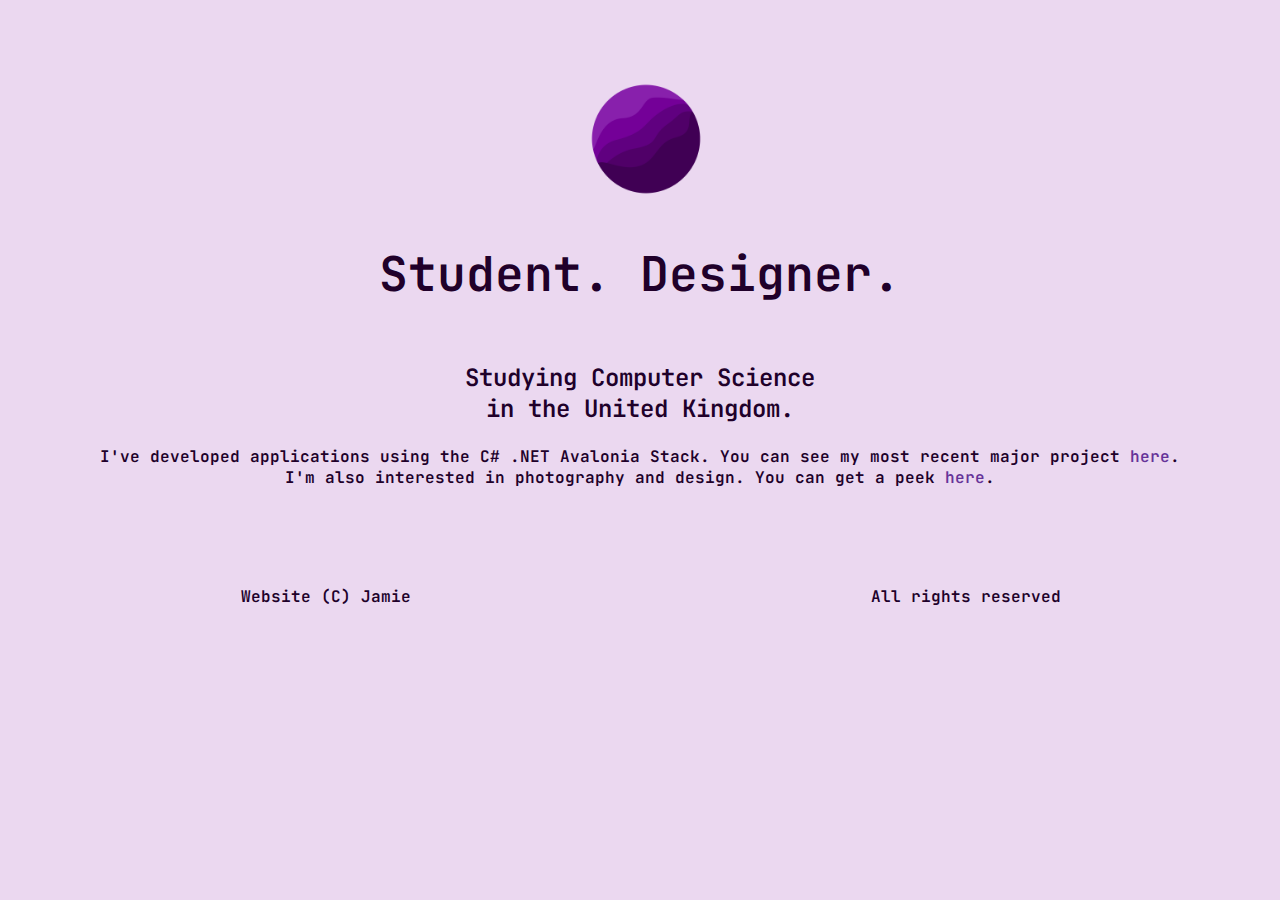
<file: index.html>
<!DOCTYPE html>

<html lang="en">
	<head>
		<link rel="stylesheet" href="Stylesheet.css">
		<title>About Jamie</title>
		<meta name="viewport" content="width=device-width, initial-scale=1.0">
		<link rel="icon" type="image/x-icon" href="images/favicon.png">

		<!-- Get required fonts (Lato) from Google Fonts.
			Lato is licenced under the SIL Open Font Licence
			and was designed by Łukasz Dziedzic https://openfontlicense.org/-->

		<link rel="preconnect" href="https://fonts.googleapis.com"> <!-- FONTS -->
		<link rel="preconnect" href="https://fonts.gstatic.com" crossorigin>
		<link href="https://fonts.googleapis.com/css2?family=Lato:ital,wght@0,100;0,300;0,400;0,700;0,900;1,100;1,300;1,400;1,700;1,900&display=swap" rel="stylesheet">
		<link href="https://fonts.googleapis.com/css2?family=JetBrains+Mono:ital,wght@0,100..800;1,100..800&display=swap" rel="stylesheet">
	</head>
	<body style="width: 100%;">
	<div>
		<div style="width: auto; margin-top: 5%; margin-bottom: 5%; flex: 1;">
			<div class="flex-container">
				<div class = "flex-child">
					<img src="images/Icon.png" class= "icon" alt="Purple Ball Icon">
				</div>
			</div>

			<h1 style="margin-top: 2%; margin-bottom: 0%; min-height: 100px " class="monospace" id="pagetitle">
				Student. Designer. Developer.
			</h1>

			<div>
				<h2 class="monospace">
					Studying Computer Science <br>
					in the United Kingdom.
				</h2>

				<h4 class="monospace">
					I've developed applications using the C# .NET Avalonia Stack. You can see my most recent major project <a style="font-size: medium; color: rebeccapurple" class="monospace" href="collegeplanner.html">here</a>.
					<br>I'm also interested in photography and design. You can get a peek <a style="font-size: medium; color: rebeccapurple" class="monospace" href="artprojects.html">here</a>.
				</h4>
			</div>
		</div>

			<!-- MORE STUFF GOES HERE-->

		<footer>
			<footer>
				<div class = "flex-container">
					<div class = "flex-child">
						<h4 class="monospace">
							Website (C) Jamie
						</h4>
					</div>

					<div class = "flex-child">
						<h4 class="monospace">
							All rights reserved
						</h4>
					</div>
				</div>
			</footer>
		</footer>
	</div>
	<!--
		<nav id = "navbar">
			<div class = "flex-container">
				<div class ="flex-child">
					<a href = "">
						<img  alt="Jamie Logo" class="headerIcon" src="images/longIcon.png">
					</a>

				</div>

				<div class = "flex-child">
					<- THIS DIV SHOULD BE EMPTY->
				</div>

				<div class = "flex-child">
					<button class="buttonTemplate"onclick="goToTop()" id="toTopButton" title="Back to top"> Back to top.</button>
				</div>
			</div>
		</nav>
	-->



		<script src="scripts/main.js"></script>

	</body>
</html>
</file>
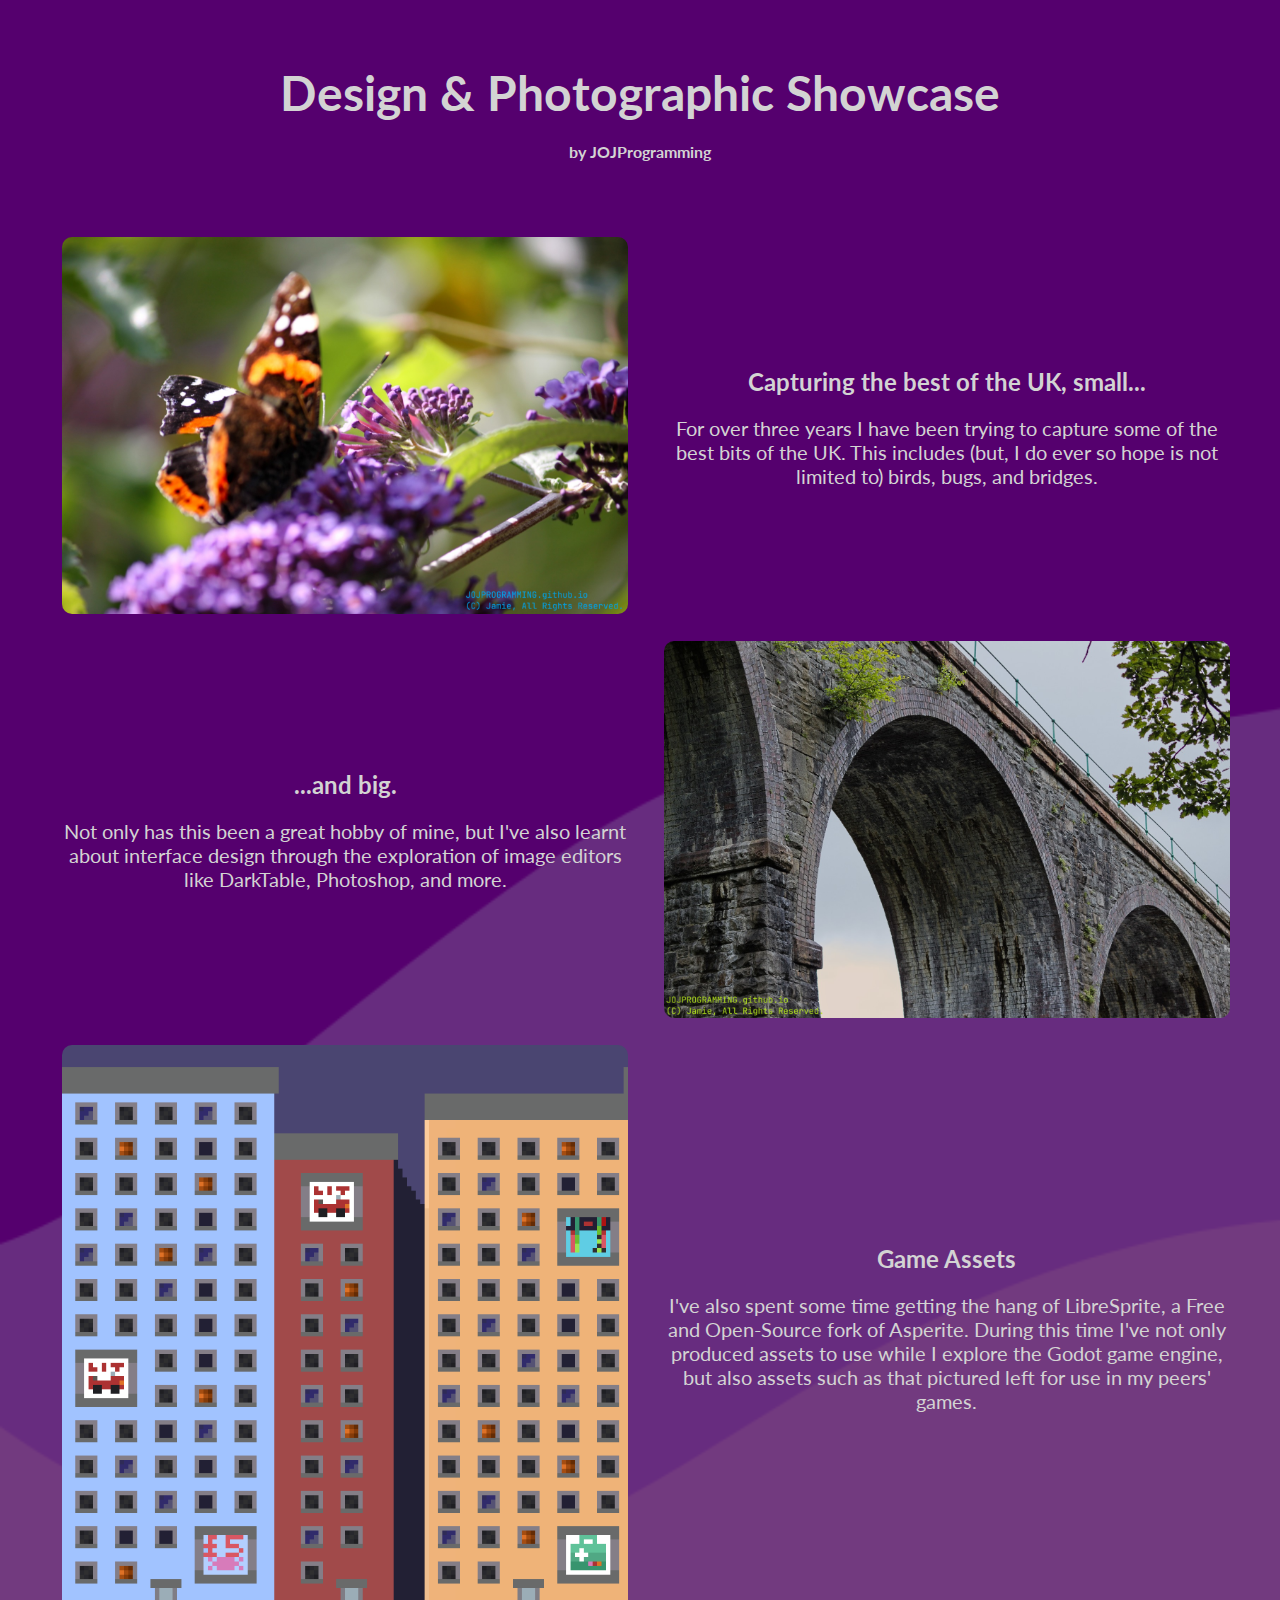
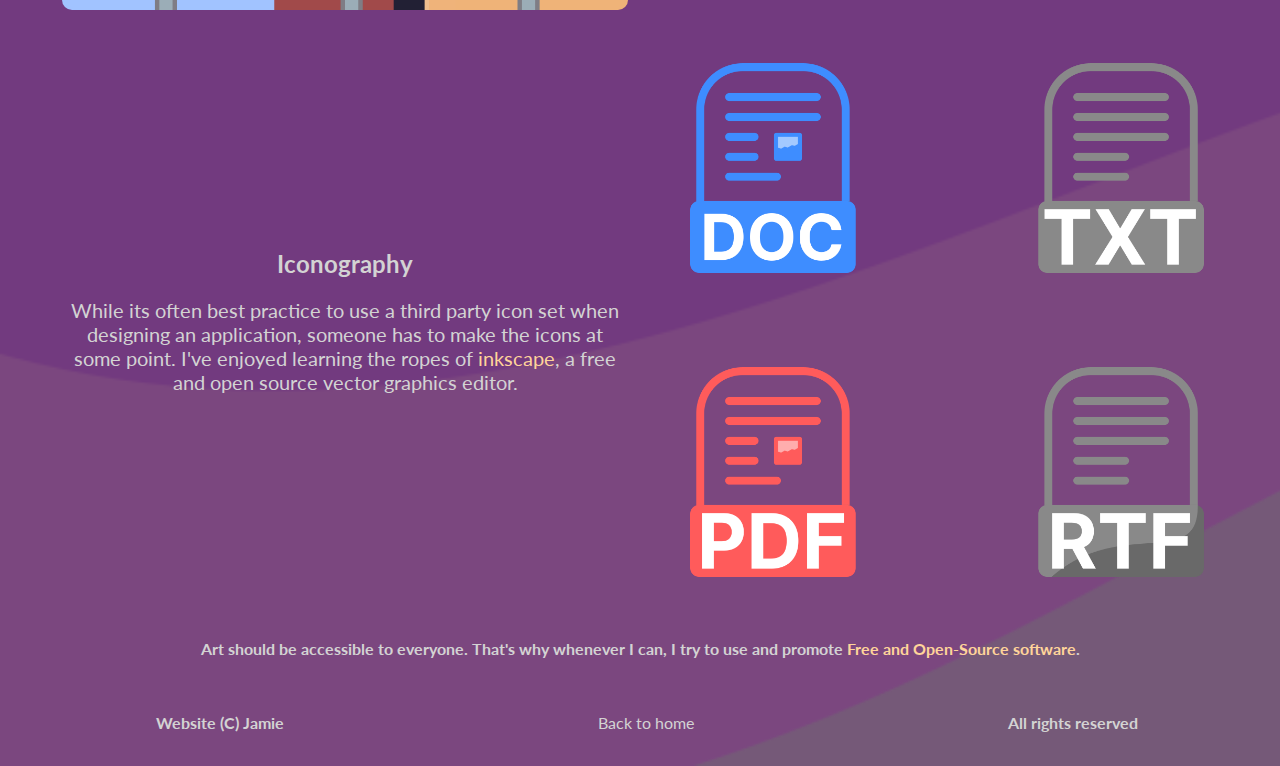
<file: artprojects.html>
<!DOCTYPE html>
<html lang="en" style="min-height:100%;

    background: url(images/back.png) rgba(0, 0, 0, 0.5);
    background-size: cover;
    background-blend-mode: multiply;">

    <head>
        <link rel="stylesheet" href="StylesheetDark.css">
        <title>Arty / Photographic | Demonstration</title>
        <meta name="viewport" content="width=device-width, initial-scale=1.0">
        <link rel="icon" type="image/x-icon" href="images/favicon.png">

        <!-- Get required fonts (Lato) from Google Fonts.
            Lato is licenced under the SIL Open Font Licence
            and was designed by Łukasz Dziedzic https://openfontlicense.org/-->

        <link rel="preconnect" href="https://fonts.googleapis.com"> <!-- FONTS -->
        <link rel="preconnect" href="https://fonts.gstatic.com" crossorigin>
        <link href="https://fonts.googleapis.com/css2?family=Lato:ital,wght@0,100;0,300;0,400;0,700;0,900;1,100;1,300;1,400;1,700;1,900&display=swap" rel="stylesheet">
        <link href="https://fonts.googleapis.com/css2?family=JetBrains+Mono:ital,wght@0,100..800;1,100..800&display=swap" rel="stylesheet">
    </head>
    <body>
	<div style="margin: 5%">
		<h1  style="margin: 0; padding: 0;">Design & Photographic Showcase</h1>
		<h4 >by JOJProgramming</h4>
	</div>
		<div class="flex-container" style="margin-left:3%; margin-right:3%">
			<div class="flex-child">
				<img src="images/photosample1.png" class="rounded">
			</div>
			<div class="flex-child">
				<h2>Capturing the best of the UK, small...</h2>
				<p>For over three years I have been trying to capture some of the best bits of the UK. This includes (but, I do ever so hope is not limited to) birds, bugs, and bridges.</p>
			</div>
		</div>
		<div class="flex-container" style="margin-left:3%; margin-right:3%">

			<div class="flex-child">
				<h2 >...and big.</h2>
				<p>Not only has this been a great hobby of mine, but I've also learnt about interface design through the exploration of image editors like DarkTable, Photoshop, and more.</p>
			</div>
			<div class="flex-child">
				<img src="images/photographicsample2.png" class="rounded">
			</div>
		</div>
		<div class="flex-container" style="margin-left:3%; margin-right:3%">
			<div class="flex-child">
				<img src="images/gameasset.png" style="max-height: 70vh" class="rounded">
			</div>
			<div class="flex-child">
				<h2 >Game Assets</h2>
				<p>I've also spent some time getting the hang of LibreSprite, a Free and Open-Source fork of Asperite. During this time I've not only produced assets to use while I explore the Godot game engine, but also assets such as that pictured left for use in my peers' games.</p>
			</div>
		</div>
		<div class="flex-container" style="margin-left:3%; margin-right:3%">
			<div class="flex-child">
				<h2>Iconography</h2>
				<p>While its often best practice to use a third party icon set when designing an application, someone has to make the icons at some point.
					I've enjoyed learning the ropes of <a href="https://www.inkscape.org" style="font-size: 100%; color: #ffd49a">inkscape</a>,
					a free and open source vector graphics editor.
				</p>
			</div>
			<div class="flex-child">
				<img src="images/four.png" style="max-height: 70vh" class="rounded">
			</div>
		</div>

		<h4>
			Art should be accessible to everyone. That's why whenever I can, I try to use and promote <a href="https://en.wikipedia.org/wiki/Free_and_open-source_software" style="font-size: 100%; color: #ffd49a">Free and Open-Source software</a>.
		</h4>

		<footer>
			<footer>
				<div class = "flex-container">
					<div class = "flex-child">
						<h4 >
							Website (C) Jamie
						</h4>
					</div>
					<div class = "flex-child">
						<a style="font-size: medium"  href="index.html">
							Back to home
						</a>
					</div>
					<div class = "flex-child">
						<h4 >
							All rights reserved
						</h4>
					</div>
				</div>
			</footer>
		</footer>
    </body>
</html>
</file>
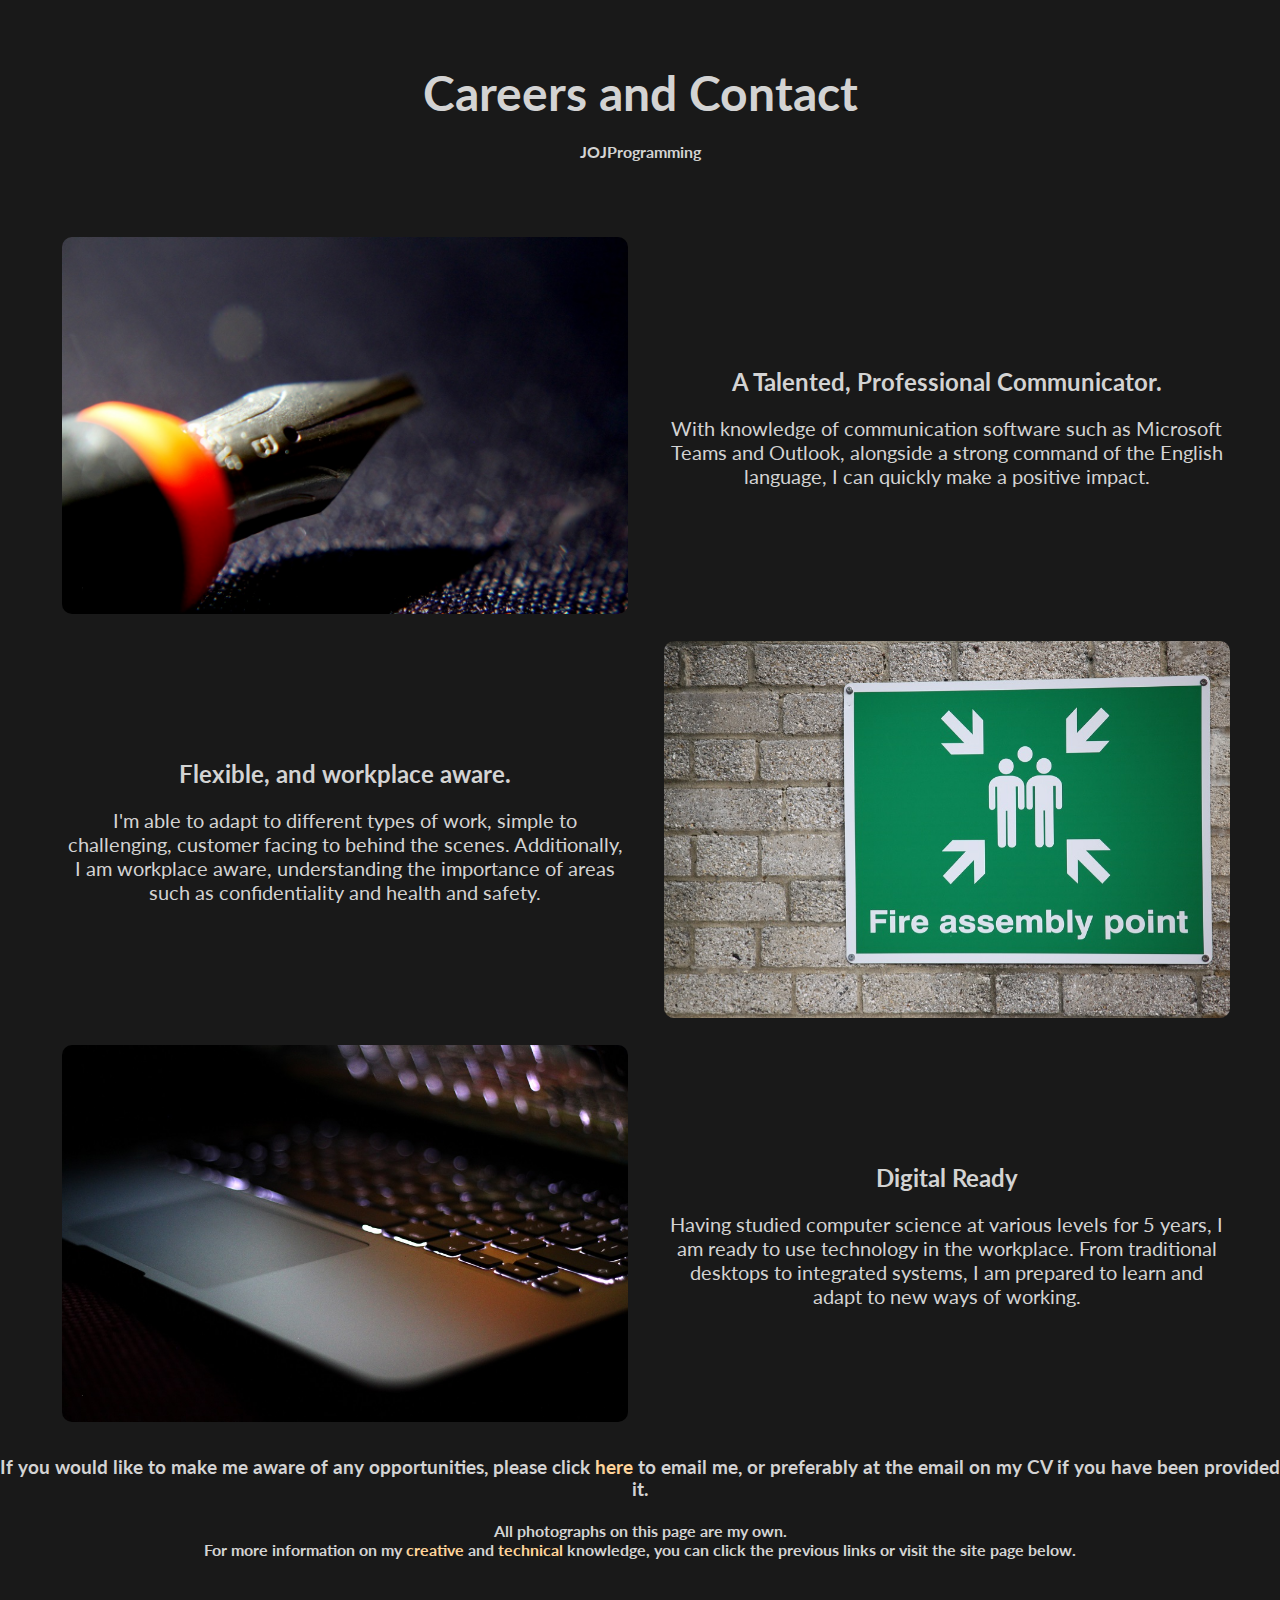
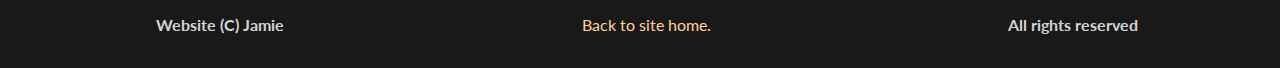
<file: careers.html>
<!DOCTYPE html>
<html lang="en" style="min-height:100%;

    background: rgba(0, 0, 0, 0.9);
    background-size: cover;
    background-blend-mode: multiply;">

    <head>
        <link rel="stylesheet" href="StylesheetDark.css">
        <title>Careers & Contact | JOJProgramming</title>
        <meta name="viewport" content="width=device-width, initial-scale=1.0">
        <link rel="icon" type="image/x-icon" href="images/favicon.png">

        <!-- Get required fonts (Lato) from Google Fonts.
            Lato is licenced under the SIL Open Font Licence
            and was designed by Łukasz Dziedzic https://openfontlicense.org/-->

        <link rel="preconnect" href="https://fonts.googleapis.com"> <!-- FONTS -->
        <link rel="preconnect" href="https://fonts.gstatic.com" crossorigin>
        <link href="https://fonts.googleapis.com/css2?family=Lato:ital,wght@0,100;0,300;0,400;0,700;0,900;1,100;1,300;1,400;1,700;1,900&display=swap" rel="stylesheet">
        <link href="https://fonts.googleapis.com/css2?family=JetBrains+Mono:ital,wght@0,100..800;1,100..800&display=swap" rel="stylesheet">
    </head>
    <body>
	<div style="margin: 5%">
		<h1  style="margin: 0; padding: 0;">Careers and Contact</h1>
		<h4 >JOJProgramming</h4>
	</div>
		<div class="flex-container" style="margin-left:3%; margin-right:3%">
			<div class="flex-child">
				<img src="images/fountainpen.jpg" class="rounded">
			</div>
			<div class="flex-child">
				<h2>A Talented, Professional Communicator.</h2>
				<p>With knowledge of communication software such as Microsoft Teams and Outlook,
					alongside a strong command of the English language, I can quickly make a positive impact.</p>
			</div>
		</div>
		<div class="flex-container" style="margin-left:3%; margin-right:3%">

			<div class="flex-child">
				<h2 >Flexible, and workplace aware.</h2>
				<p>I'm able to adapt to different types of work, simple to challenging,
				customer facing to behind the scenes. Additionally, I am workplace aware,
				understanding the importance of areas such as confidentiality and health and safety. </p>
			</div>
			<div class="flex-child">
				<img src="images/firesafety.JPG" class="rounded">
			</div>
		</div>
		<div class="flex-container" style="margin-left:3%; margin-right:3%">
			<div class="flex-child">
				<img src="images/macbook.jpg" style="max-height: 70vh" class="rounded">
			</div>
			<div class="flex-child">
				<h2 >Digital Ready</h2>
				<p>Having studied computer science at various levels for 5 years, I am ready
				to use technology in the workplace. From traditional desktops to integrated
				systems, I am prepared to learn and adapt to new ways of working.</p>
			</div>
		</div>


		<h3>
			If you would like to make me aware of any opportunities,
			please click <a href="mailto:jobs.jojprogramming.pushcart377@passinbox.com" style="font-size: 100%; color: #ffd49a">here </a> to email me,
			or preferably at the email on my CV if you have been provided it.
		</h3>
		<h4>
		 All photographs on this page are my own. <br>
			For more information on my <a style="font-size: medium; color: #ffd49a"  href="artprojects.html">creative</a>
			and <a style="font-size: medium; color: #ffd49a"  href="collegeplanner.html">technical</a> knowledge,
			you can click the previous links or visit the site page below.
		</a>
		</h4>

		<footer>
			<footer>
				<div class = "flex-container">
					<div class = "flex-child">
						<h4 >
							Website (C) Jamie
						</h4>
					</div>
					<div class = "flex-child">
						<a style="font-size: medium; color: #ffd49a"  href="index.html">
							Back to site home.
						</a>
					</div>
					<div class = "flex-child">
						<h4 >
							All rights reserved
						</h4>
					</div>
				</div>
			</footer>
		</footer>
    </body>
</html>
</file>
<file: Stylesheet.css>
/* Page Formating */

html {
  scroll-behavior: smooth;
  padding: 0%;
  margin: 0%;


  background-color: #ebd8f0;
  background-size:cover;
  background-position: center;
  background-attachment:fixed;
}

* {
  font-family: "Lato", sans-serif;
  overflow-x:clip;
  text-align: center;
  max-width: 100%;

  word-wrap: break-word;
  word-break: break-word;
  /*color: #000b18;*/
}

.monospace {
  font-family: "JetBrains Mono", monospace;
  font-optical-sizing: auto;
  font-weight: 600;
  font-style: normal;
}

body{

    padding: 0%;
    margin: 0%;

    color:#20002a;
}
/* Text Formatting */

h1{
    text-align: center;
    font-weight: bold;
    width:100%;
  font-size:3em;
    display: inline-block;
}

p {
  font-size: 125%;
}


a {
  color: inherit; /* blue colors for links too */
  text-decoration: inherit; /* no underline */
  font-size: larger;
}

nav {
  position: sticky; 
  top: 0px; 
  background-color: #c268e3da; 
  z-index: 100; 
  min-width: 100%;
  
  opacity: 0;
}


.pad {
  padding:3%
}

.padSevere {
  padding:10%
}

.headerIcon {
    width: auto;
    height: auto;
    max-width: 35%;
    align-self: center;
}

.headerLink {
  font-size: 120%;
}


/* Other Formating */

.buttonTemplate {
  background-color:#20002a;
  border-color: #f5d3ff;
  border-width:auto;
  border-radius: 10px 10px;
  padding:2%;

  transition: 200ms;

  font-family: "Lato", sans-serif;
  font-weight: bold;
  color: #EBF2F9;
}

.buttonTemplateSmaller {
  background-color:#20002a;
  border-color: #20002a;
  border-width:auto;
  border-radius: 50% 50%;
  padding:0.2%;

  transition: 200ms;

  font-family: "Lato", sans-serif;
  font-weight: bold;
  color: #EBF2F9;
}

.rounded{
  border-radius: 10px;
}

.buttonTemplateLighter {
  background-color:#066aab;
  border-color: #EBF2F9;
  border-width:auto;
  border-radius: 10px 10px;
  padding:1%;

  transition: 200ms;

  font-family: "Lato", sans-serif;
  font-weight:bolder;
  color: #EBF2F9;
}

.buttonTemplate:hover{
  background-color:#510069;
}

.buttonTemplateLighter:hover{
  background-color:#510069;
}

.flex-container {
  display: flex;
  flex-wrap: wrap;

  align-items:center;
  margin-left:0%;
  flex-direction:row;
}

.small{
  width:60%;
  align-self: center;
}

.icon{
  max-width: 10%;
}

.curvy{
  border-radius: 25px 25px;
}

.restricted40{
  max-width: 40%;
  justify-self: center;
  align-self: center;
}

.restricted40r{
  max-width: 40%;
  justify-self: center;
  align-self: center;
  margin-left: 60%;
}

@media (max-width: 800px) {
  .flex-container {
    flex-direction: column;
    align-items: center;
  }

  .small{
    width:80%;
  }

  .icon{
    max-width: 30%;
  }

  .flex-child {
    margin-left:0%;
  }  

  .flex-container-small {
    flex-direction: column;
  }

  .restricted40{
    max-width: 100%;
  }
  .restricted40r{
    max-width: 100%;
    margin-left: 0px;
  }

  div.centerBlue {
    padding:2%;
    margin-top:10%;
    max-width: 100%;
  }
}

.flex-container-small {
  display: flex;
  flex-wrap: wrap;
  align-self: center;
  

  align-items:start;
  flex-direction: row;
  width: 80%;
  margin:auto;
}

.flex-child {
  margin-left:1%;
  justify-content: left;
  flex:1;
  flex-grow: 1;
  padding:1%;
  width:100%;
}  

div.centerBlue {
  background-color: #20002a;
  border-radius: 40px 40px;
  position: relative;

  padding:5%;

  color:#EBF2F9;

  
  max-width: 100%;

  margin-top:5%;
  margin-bottom: 5%;
  margin-left: 10%;
  margin-right: 10%;

  z-index: 1;
}

div.centerBlueSmall {
  background-color: #20002a;
  border-radius: 40px 40px;
  position: relative;

  padding:5%;

  color:#EBF2F9;

  height: auto; 
  max-width: 30%; 

  margin:auto; 
  margin-top: 5%;
  margin-bottom: 5%; 
}

div.centerBlueGrad {
  background-color: #20002a;
  border-radius: 40px 40px;
  position: relative;

  padding:5%;

  height: fit-content; 
  max-width: 30%; 

  margin:auto; 
  margin-top: 5%;
  margin-bottom: 5%; 

  background-image: linear-gradient(35deg, #9b959d, #20002a);
  background-size: 650% 100%;
  transition: 1s;
}

div.centerBlueGrad:hover {
  background-position: 100% center;
  color: white;
}

div.centerBlueGradWide {
  background-color: #20002a;
  border-radius: 40px 40px;
  position: relative;

  padding:5%;

  height: fit-content; 
  width: 70%; 

  margin:auto; 
  margin-top: 5%;
  margin-bottom: 5%; 

  background-image: linear-gradient(35deg, #9b959d, #20002a);
  background-size: 650% 100%;
  transition: 2s;
}

div.centerBlueGradWide:hover {
  background-position: 100% center;
  color: white;
}

.hoverEffect{
  transition: 0.5s;
  border-radius: 20px 20px;
}

.hoverEffect:hover {
  background-color: #20002a;

}

.hoverEffectGrad{
  background-image: linear-gradient(35deg, #20002a, #9b959d);
  color:#EBF2F9;
  background-size: 650% 100%;
  transition: 1.5s;
}

.hoverEffectGrad:hover{
  background-position: 100% center;
  color: #002249;
}

.hoverEffectPale{
  transition: 0.8s;
  border-radius: 20px 20px;
}

.hoverEffectPale:hover {
  background-color: #20002a;
  color:#ebd8f0;
}


.popup:hover{
  background-color:#20002a;

  transition: 0.2s;
  border-radius: 20px 20px;
}

.left{
    text-align: left;
}

.right{
    text-align: right;
}


/* MOBILE SPECIFIC */


/* FONTS */

.lato-thin {
    font-family: "Lato", sans-serif;
    font-weight: 100;
    font-style: normal;
  }
  
  .lato-light {
    font-family: "Lato", sans-serif;
    font-weight: 300;
    font-style: normal;
  }
  
  .lato-regular {
    font-family: "Lato", sans-serif;
    font-weight: 400;
    font-style: normal;
  }
  
  .lato-bold {
    font-family: "Lato", sans-serif;
    font-weight: 700;
    font-style: normal;
  }
  
  .lato-black {
    font-family: "Lato", sans-serif;
    font-weight: 900;
    font-style: normal;
  }
  
  .lato-thin-italic {
    font-family: "Lato", sans-serif;
    font-weight: 100;
    font-style: italic;
  }
  
  .lato-light-italic {
    font-family: "Lato", sans-serif;
    font-weight: 300;
    font-style: italic;
  }
  
  .lato-regular-italic {
    font-family: "Lato", sans-serif;
    font-weight: 400;
    font-style: italic;
  }
  
  .lato-bold-italic {
    font-family: "Lato", sans-serif;
    font-weight: 700;
    font-style: italic;
  }
  
  .lato-black-italic {
    font-family: "Lato", sans-serif;
    font-weight: 900;
    font-style: italic;
  }
</file>
<file: StylesheetDark.css>
/* Page Formating */

html {
  scroll-behavior: smooth;
  padding: 0%;
  margin: 0%;


  background-color: #ebd8f0;
  background-size:cover;
  background-position: center;
  background-attachment:fixed;
}

* {
  font-family: "Lato", sans-serif;
  overflow-x:clip;
  text-align: center;
  max-width: 100%;

  word-wrap: break-word;
  word-break: break-word;
  color: lightgrey;
}

.monospace {
  font-family: "JetBrains Mono", monospace;
  font-optical-sizing: auto;
  font-weight: 600;
  font-style: normal;
}

body{

    padding: 0%;
    margin: 0%;

    color:black;
}
/* Text Formatting */

h1{
    text-align: center;
    font-weight: bold;
    width:100%;
  font-size:3em;
    display: inline-block;
}

p {
  font-size: 125%;
}


a {
  color: inherit; /* blue colors for links too */
  text-decoration: inherit; /* no underline */
  font-size: larger;
}

nav {
  position: sticky; 
  top: 0px; 
  background-color: #c268e3da; 
  z-index: 100; 
  min-width: 100%;
  
  opacity: 0;
}


.pad {
  padding:3%
}

.padSevere {
  padding:10%
}

.headerIcon {
    width: auto;
    height: auto;
    max-width: 35%;
    align-self: center;
}

.headerLink {
  font-size: 120%;
}


/* Other Formating */

.buttonTemplate {
  background-color:#20002a;
  border-color: #f5d3ff;
  border-width:auto;
  border-radius: 10px 10px;
  padding:2%;

  transition: 200ms;

  font-family: "Lato", sans-serif;
  font-weight: bold;
  color: #EBF2F9;
}

.buttonTemplateSmaller {
  background-color:#20002a;
  border-color: #20002a;
  border-width:auto;
  border-radius: 50% 50%;
  padding:0.2%;

  transition: 200ms;

  font-family: "Lato", sans-serif;
  font-weight: bold;
  color: #EBF2F9;
}

.rounded{
  border-radius: 10px;
}

.buttonTemplateLighter {
  background-color:#066aab;
  border-color: #EBF2F9;
  border-width:auto;
  border-radius: 10px 10px;
  padding:1%;

  transition: 200ms;

  font-family: "Lato", sans-serif;
  font-weight:bolder;
  color: #EBF2F9;
}

.buttonTemplate:hover{
  background-color:#510069;
}

.buttonTemplateLighter:hover{
  background-color:#510069;
}

.flex-container {
  display: flex;
  flex-wrap: wrap;

  align-items:center;
  margin-left:0%;
  flex-direction:row;
}

.small{
  width:60%;
  align-self: center;
}

.icon{
  max-width: 10%;
}

.curvy{
  border-radius: 25px 25px;
}

.restricted40{
  max-width: 40%;
  justify-self: center;
  align-self: center;
}

.restricted40r{
  max-width: 40%;
  justify-self: center;
  align-self: center;
  margin-left: 60%;
}

@media (max-width: 800px) {
  .flex-container {
    flex-direction: column;
    align-items: center;
  }

  .small{
    width:80%;
  }

  .icon{
    max-width: 30%;
  }

  .flex-child {
    margin-left:0%;
  }  

  .flex-container-small {
    flex-direction: column;
  }

  .restricted40{
    max-width: 100%;
  }
  .restricted40r{
    max-width: 100%;
    margin-left: 0px;
  }

  div.centerBlue {
    padding:2%;
    margin-top:10%;
    max-width: 100%;
  }
}

.flex-container-small {
  display: flex;
  flex-wrap: wrap;
  align-self: center;
  

  align-items:start;
  flex-direction: row;
  width: 80%;
  margin:auto;
}

.flex-child {
  margin-left:1%;
  justify-content: left;
  flex:1;
  flex-grow: 1;
  padding:1%;
  width:100%;
}  

div.centerBlue {
  background-color: #20002a;
  border-radius: 40px 40px;
  position: relative;

  padding:5%;

  color:#EBF2F9;

  
  max-width: 100%;

  margin-top:5%;
  margin-bottom: 5%;
  margin-left: 10%;
  margin-right: 10%;

  z-index: 1;
}

div.centerBlueSmall {
  background-color: #20002a;
  border-radius: 40px 40px;
  position: relative;

  padding:5%;

  color:#EBF2F9;

  height: auto; 
  max-width: 30%; 

  margin:auto; 
  margin-top: 5%;
  margin-bottom: 5%; 
}

div.centerBlueGrad {
  background-color: #20002a;
  border-radius: 40px 40px;
  position: relative;

  padding:5%;

  height: fit-content; 
  max-width: 30%; 

  margin:auto; 
  margin-top: 5%;
  margin-bottom: 5%; 

  background-image: linear-gradient(35deg, #9b959d, #20002a);
  background-size: 650% 100%;
  transition: 1s;
}

div.centerBlueGrad:hover {
  background-position: 100% center;
  color: white;
}

div.centerBlueGradWide {
  background-color: #20002a;
  border-radius: 40px 40px;
  position: relative;

  padding:5%;

  height: fit-content; 
  width: 70%; 

  margin:auto; 
  margin-top: 5%;
  margin-bottom: 5%; 

  background-image: linear-gradient(35deg, #9b959d, #20002a);
  background-size: 650% 100%;
  transition: 2s;
}

div.centerBlueGradWide:hover {
  background-position: 100% center;
  color: white;
}

.hoverEffect{
  transition: 0.5s;
  border-radius: 20px 20px;
}

.hoverEffect:hover {
  background-color: #20002a;

}

.hoverEffectGrad{
  background-image: linear-gradient(35deg, #20002a, #9b959d);
  color:#EBF2F9;
  background-size: 650% 100%;
  transition: 1.5s;
}

.hoverEffectGrad:hover{
  background-position: 100% center;
  color: #002249;
}

.hoverEffectPale{
  transition: 0.8s;
  border-radius: 20px 20px;
}

.hoverEffectPale:hover {
  background-color: #20002a;
  color:#ebd8f0;
}


.popup:hover{
  background-color:#20002a;

  transition: 0.2s;
  border-radius: 20px 20px;
}

.left{
    text-align: left;
}

.right{
    text-align: right;
}


/* MOBILE SPECIFIC */


/* FONTS */

.lato-thin {
    font-family: "Lato", sans-serif;
    font-weight: 100;
    font-style: normal;
  }
  
  .lato-light {
    font-family: "Lato", sans-serif;
    font-weight: 300;
    font-style: normal;
  }
  
  .lato-regular {
    font-family: "Lato", sans-serif;
    font-weight: 400;
    font-style: normal;
  }
  
  .lato-bold {
    font-family: "Lato", sans-serif;
    font-weight: 700;
    font-style: normal;
  }
  
  .lato-black {
    font-family: "Lato", sans-serif;
    font-weight: 900;
    font-style: normal;
  }
  
  .lato-thin-italic {
    font-family: "Lato", sans-serif;
    font-weight: 100;
    font-style: italic;
  }
  
  .lato-light-italic {
    font-family: "Lato", sans-serif;
    font-weight: 300;
    font-style: italic;
  }
  
  .lato-regular-italic {
    font-family: "Lato", sans-serif;
    font-weight: 400;
    font-style: italic;
  }
  
  .lato-bold-italic {
    font-family: "Lato", sans-serif;
    font-weight: 700;
    font-style: italic;
  }
  
  .lato-black-italic {
    font-family: "Lato", sans-serif;
    font-weight: 900;
    font-style: italic;
  }
</file>
